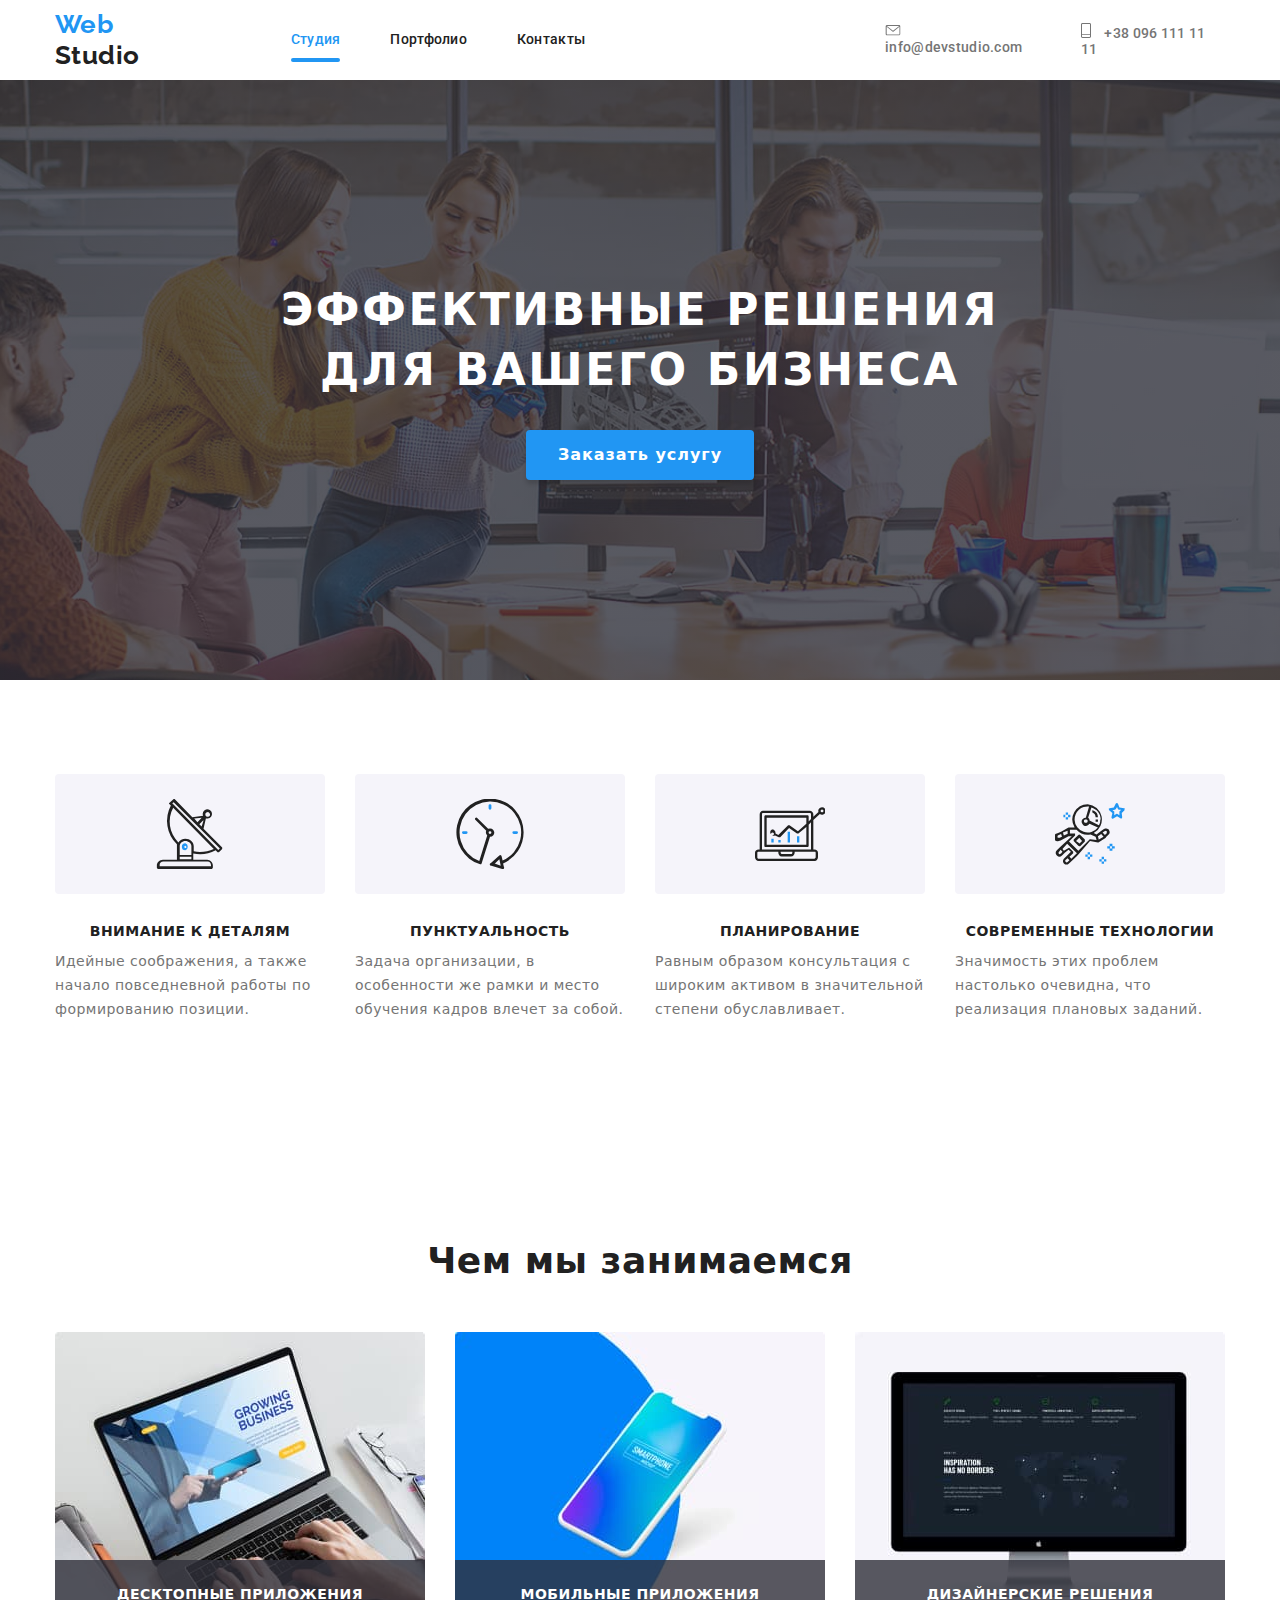
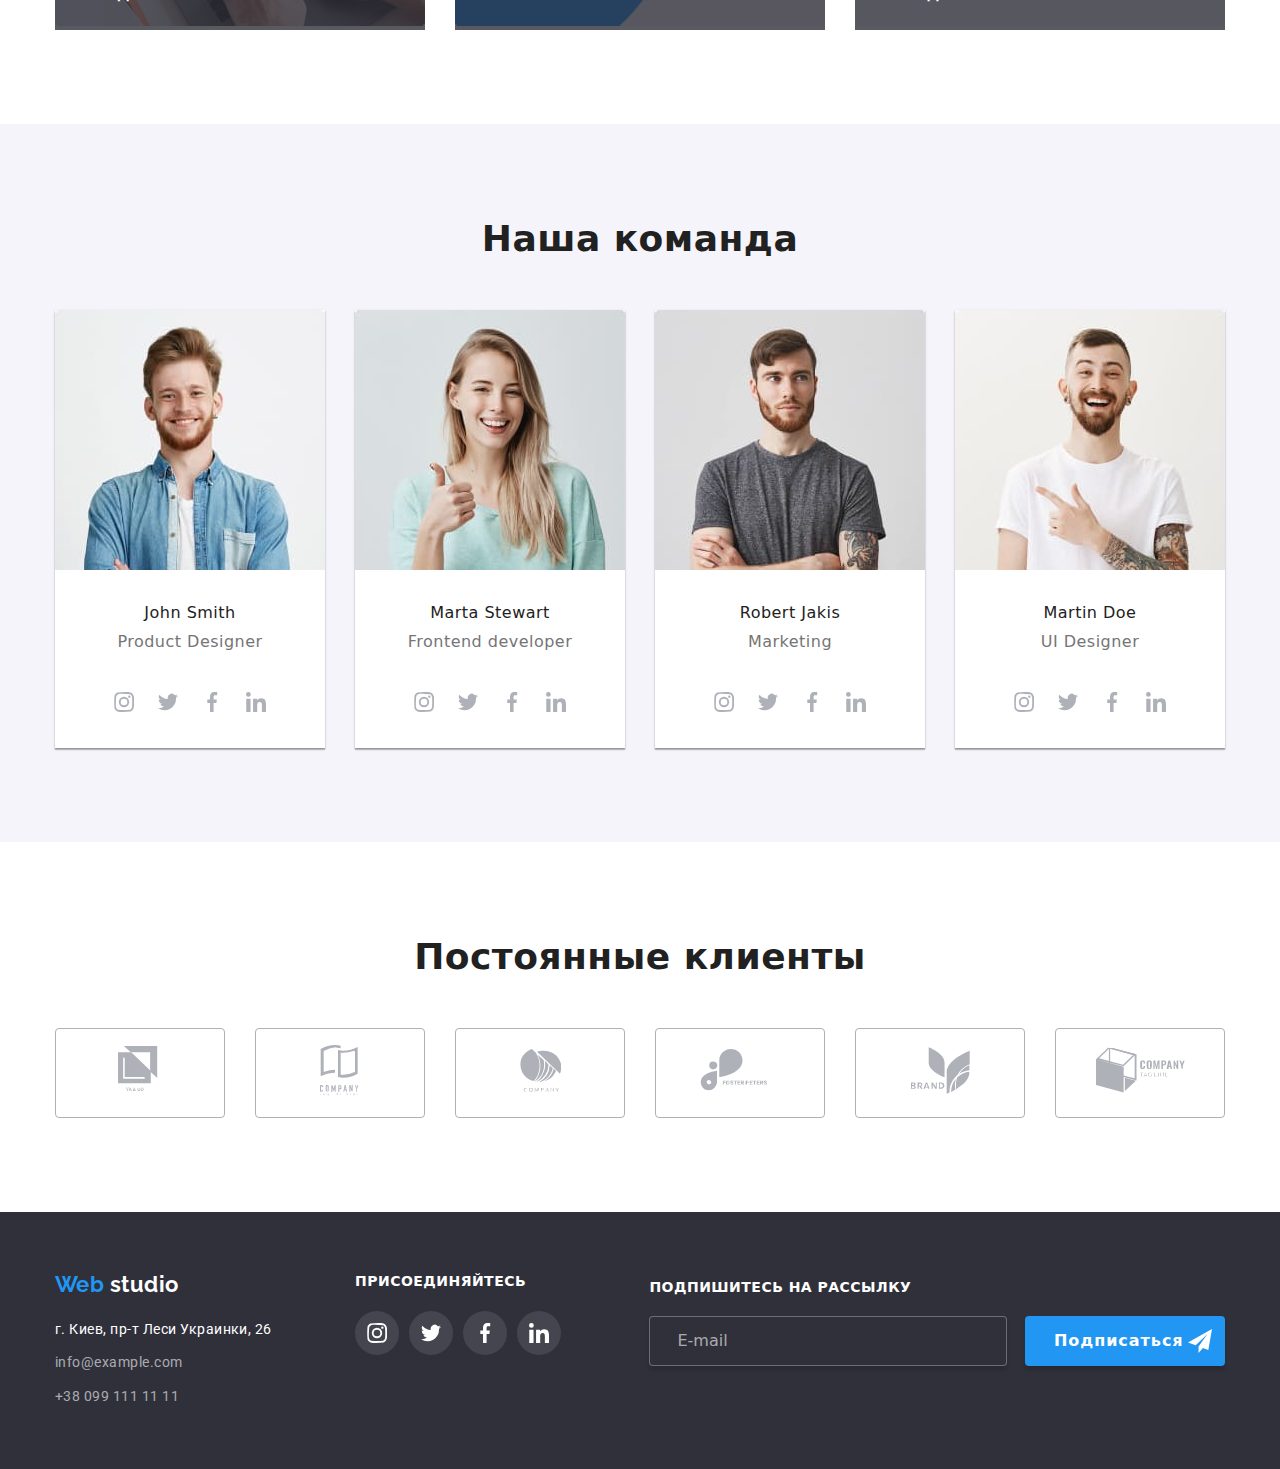
<file: index.html>
<!DOCTYPE html>
<html lang="ru">
  <head>
    <meta charset="UTF-8" />
    <meta name="viewport" content="width=device-width, initial-scale=1.0" />
    <title>Web studio</title>
    <link
      href="https://fonts.googleapis.com/css2?family=Raleway:wght@700&family=Roboto:wght@400;500;700;900&display=swap"
      rel="stylesheet"
    />
    <link rel="stylesheet" href="./css/main.min.css" />
  </head>

  <body class="page">
    <!--Шапка профиля-->
    <header class="header">
      <div class="container main-nav">
        <a href="#" lang="en" class="logo link">
          <span class="logo-text">Web </span>Studio
        </a>

        <button
          type="button"
          class="menu-btn"
          aria-controls="menu-container"
          aria-expanded="false"
          data-menu-button
        >
          <svg
            width="40"
            height="40"
            aria-label="Переключатель мобильного меню"
          >
            <use href="./images/sprite.svg#icon-menu" class="icon-menu"></use>
            <use
              href="./images/sprite.svg#icon-close-mob"
              class="icon-cross"
            ></use>
          </svg>
        </button>

        <div class="menu-container" id="menu-container" data-menu>
          <ul class="site-nav list">
            <li class="nav-item">
              <a href="./index.html" class="link current">Студия</a>
            </li>
            <li class="nav-item">
              <a href="./portfolio.html" class="link">Портфолио</a>
            </li>
            <li class="nav-item">
              <a href="#" class="link">Контакты</a>
            </li>
          </ul>

          <ul class="list flex-contacts">
            <li class="contacts-item">
              <a href="mailto:info@devstudio.com" class="header-link">
                <svg class="icon-contacts" width="16" height="11">
                  <use href="./images/sprite.svg#icon-envelope"></use>
                </svg>
                info@devstudio.com</a
              >
            </li>
            <li class="contacts-item">
              <a href="tel:+380961111111" class="header-link">
                <svg class="icon-contacts" width="10" height="15">
                  <use href="./images/sprite.svg#icon-phone"></use>
                </svg>
                +38 096 111 11 11</a
              >
            </li>
          </ul>
        </div>
      </div>
    </header>

    <!--Главный и основной контент этой страницы-->
    <main>
      <!--Герой страницы-->
      <section class="hero">
        <div class="overlay">
          <h1 class="title">
            эффективные решения <br />
            для вашего бизнеса
          </h1>
          <button type="button" class="hero-button" data-modal-open>
            Заказать услугу
          </button>
        </div>
      </section>
      <!--Наши преимущества-->
      <section class="section features">
        <div class="container-features">
          <h2 class="section-title visually-hidden">Наши преимущества</h2>

          <ul class="features-list">
            <li class="feature-item">
              <div class="feature-icon">
                <svg class="antenna" width="70" height="70">
                  <use href="./images/sprite.svg#icon-antenna"></use>
                </svg>
              </div>
              <h3 class="features-title">Внимание к деталям</h3>
              <p class="features-text">
                Идейные соображения, а также начало повседневной работы по
                формированию позиции.
              </p>
            </li>
            <li class="feature-item">
              <div class="feature-icon">
                <svg class="clock" width="70" height="70">
                  <use href="./images/sprite.svg#icon-clock"></use>
                </svg>
              </div>
              <h3 class="features-title">Пунктуальность</h3>
              <p class="features-text">
                Задача организации, в особенности же рамки и место обучения
                кадров влечет за собой.
              </p>
            </li>
            <li class="feature-item">
              <div class="feature-icon">
                <svg class="computer" width="70" height="70">
                  <use href="./images/sprite.svg#icon-computer"></use>
                </svg>
              </div>
              <h3 class="features-title">Планирование</h3>
              <p class="features-text">
                Равным образом консультация с широким активом в значительной
                степени обуславливает.
              </p>
            </li>
            <li class="feature-item">
              <div class="feature-icon">
                <svg class="astronaut" width="70" height="70">
                  <use href="./images/sprite.svg#icon-astronaut"></use>
                </svg>
              </div>
              <h3 class="features-title">Современные технологии</h3>
              <p class="features-text">
                Значимость этих проблем настолько очевидна, что реализация
                плановых заданий.
              </p>
            </li>
          </ul>
        </div>
      </section>
      <!--Секция о деятельности студии-->
      <section class="section work">
        <div class="container">
          <h2 class="section-title">Чем мы занимаемся</h2>
          <ul class="work-list">
            <li class="work-item laptop-img">
              <img
                src="./images/laptop.jpg"
                srcset="./images/laptop.jpg 1x, ./images/laptop@2x.jpg 2x"
                alt="Ноутбук"
              />
              <h3 class="work-title">Десктопные приложения</h3>
            </li>
            <li class="work-item phone-img">
              <img
                src="./images/smartphone.jpg"
                srcset="
                  ./images/smartphone.jpg    1x,
                  ./images/smartphone@2x.jpg 2x
                "
                alt="Телефон"
              />
              <h3 class="work-title">Мобильные приложения</h3>
            </li>
            <li class="work-item pc-img">
              <img
                src="./images/computer.jpg"
                srcset="./images/computer.jpg 1x, ./images/computer@2x.jpg 2x"
                alt="Компьютер"
              />
              <h3 class="work-title">Дизайнерские решения</h3>
            </li>
          </ul>
        </div>
      </section>
      <!--Секция о сотрудниках студии-->
      <section class="section worker">
        <div class="container">
          <h2 class="section-title">Наша команда</h2>
          <ul class="worker-list">
            <li class="worker-item">
              <img
                src="./images/smith.jpg"
                srcset="./images/smith.jpg 1x, ./images/smith@2x.jpg 2x"
                class="workers"
                alt="Джон Смит"
              />

              <h3 lang="en" class="worker-title">John Smith</h3>
              <p lang="en" class="worker-text">Product Designer</p>

              <ul class="list social-list">
                <li class="social-item">
                  <a href="#" aria-label="Ссылка на Инстаграм" class="link">
                    <svg class="instagram icon-socials" width="20" height="20">
                      <use href="./images/sprite.svg#icon-instagram"></use>
                    </svg>
                  </a>
                </li>
                <li class="social-item">
                  <a href="#" aria-label="Ссылка на Твитер" class="link">
                    <svg class="twitter icon-socials" width="20" height="20">
                      <use href="./images/sprite.svg#icon-twitter"></use>
                    </svg>
                  </a>
                </li>
                <li class="social-item">
                  <a
                    href="#"
                    aria-label="Ссылка на Фейсбук"
                    class="link social-link"
                  >
                    <svg class="facebook icon-socials" width="20" height="20">
                      <use href="./images/sprite.svg#icon-facebook"></use></svg
                  ></a>
                </li>
                <li class="social-item">
                  <a href="#" aria-label="Ссылка на Линкедин" class="link">
                    <svg class="linkedin icon-socials" width="20" height="20">
                      <use href="./images/sprite.svg#icon-linkedin"></use></svg
                  ></a>
                </li>
              </ul>
            </li>
            <li class="worker-item">
              <img
                src="./images/stewart.jpg"
                srcset="./images/stewart.jpg 1x, ./images/stewart@2x.jpg 2x"
                class="workers"
                alt="Марта Стюарт"
              />

              <h3 lang="en" class="worker-title">Marta Stewart</h3>
              <p lang="en" class="worker-text">Frontend developer</p>
              <ul class="list social-list">
                <li class="social-item">
                  <a href="#" aria-label="Ссылка на Инстаграм" class="link">
                    <svg class="instagram icon-socials" width="20" height="20">
                      <use href="./images/sprite.svg#icon-instagram"></use>
                    </svg>
                  </a>
                </li>
                <li class="social-item">
                  <a href="#" aria-label="Ссылка на Твитер" class="link">
                    <svg class="twitter icon-socials" width="20" height="20">
                      <use href="./images/sprite.svg#icon-twitter"></use>
                    </svg>
                  </a>
                </li>
                <li class="social-item">
                  <a href="#" aria-label="Ссылка на Фейсбук" class="link">
                    <svg class="facebook icon-socials" width="20" height="20">
                      <use href="./images/sprite.svg#icon-facebook"></use></svg
                  ></a>
                </li>
                <li class="social-item">
                  <a href="#" aria-label="Ссылка на Линкедин" class="link">
                    <svg class="linkedin icon-socials" width="20" height="20">
                      <use href="./images/sprite.svg#icon-linkedin"></use></svg
                  ></a>
                </li>
              </ul>
            </li>
            <li class="worker-item">
              <img
                src="./images/jakis.jpg"
                srcset="./images/jakis.jpg 1x, ./images/jakis@2x.jpg 2x"
                class="workers"
                alt="Роберт Джакис"
              />

              <h3 lang="en" class="worker-title">Robert Jakis</h3>
              <p lang="en" class="worker-text">Marketing</p>
              <ul class="list social-list">
                <li class="social-item">
                  <a href="#" aria-label="Ссылка на Инстаграм" class="link">
                    <svg class="instagram icon-socials" width="20" height="20">
                      <use href="./images/sprite.svg#icon-instagram"></use>
                    </svg>
                  </a>
                </li>
                <li class="social-item">
                  <a href="#" aria-label="Ссылка на Твитер" class="link">
                    <svg class="twitter icon-socials" width="20" height="20">
                      <use href="./images/sprite.svg#icon-twitter"></use>
                    </svg>
                  </a>
                </li>
                <li class="social-item">
                  <a href="#" aria-label="Ссылка на Фейсбук" class="link">
                    <svg class="facebook icon-socials" width="20" height="20">
                      <use href="./images/sprite.svg#icon-facebook"></use></svg
                  ></a>
                </li>
                <li class="social-item">
                  <a href="#" aria-label="Ссылка на Линкедин" class="link">
                    <svg class="linkedin icon-socials" width="20" height="20">
                      <use href="./images/sprite.svg#icon-linkedin"></use></svg
                  ></a>
                </li>
              </ul>
            </li>
            <li class="worker-item">
              <img
                src="./images/doe.jpg"
                srcset="./images/doe.jpg 1x, ./images/doe@2x.jpg 2x"
                class="workers"
                alt="Мартин Дое"
              />

              <h3 lang="en" class="worker-title">Martin Doe</h3>
              <p lang="en" class="worker-text">UI Designer</p>
              <ul class="list social-list">
                <li class="social-item">
                  <a href="#" aria-label="Ссылка на Инстаграм" class="link">
                    <svg class="instagram icon-socials" width="20" height="20">
                      <use href="./images/sprite.svg#icon-instagram"></use>
                    </svg>
                  </a>
                </li>
                <li class="social-item">
                  <a href="#" aria-label="Ссылка на Твитер" class="link">
                    <svg class="twitter icon-socials" width="20" height="20">
                      <use href="./images/sprite.svg#icon-twitter"></use>
                    </svg>
                  </a>
                </li>
                <li class="social-item">
                  <a href="#" aria-label="Ссылка на Фейсбук" class="link">
                    <svg class="facebook icon-socials" width="20" height="20">
                      <use href="./images/sprite.svg#icon-facebook"></use></svg
                  ></a>
                </li>
                <li class="social-item">
                  <a href="#" aria-label="Ссылка на Линкедин" class="link">
                    <svg class="linkedin icon-socials" width="20" height="20">
                      <use href="./images/sprite.svg#icon-linkedin"></use></svg
                  ></a>
                </li>
              </ul>
            </li>
          </ul>
        </div>
      </section>
      <!--Секция о постоянных клиентах-->
      <section class="section clients">
        <div class="container">
          <h2 class="section-title">Постоянные клиенты</h2>
          <ul class="users list">
            <li class="user-item">
              <a href="#" class="link">
                <svg class="icon-yaco icon" width="45" height="50">
                  <use href="./images/sprite.svg#icon-yaco"></use>
                </svg>
              </a>
            </li>
            <li class="user-item">
              <a href="#" class="link">
                <svg class="icon-tagline icon" width="40" height="52">
                  <use href="./images/sprite.svg#icon-tagline"></use>
                </svg>
              </a>
            </li>
            <li class="user-item company">
              <a href="#" class="link">
                <svg class="icon-company icon" width="41" height="43">
                  <use href="./images/sprite.svg#icon-company"></use>
                </svg>
              </a>
            </li>
            <li class="user-item">
              <a href="#" class="link">
                <svg class="icon-foster icon" width="80" height="42">
                  <use href="./images/sprite.svg#icon-foster"></use>
                </svg>
              </a>
            </li>
            <li class="user-item">
              <a href="#" class="link">
                <svg class="icon-brand icon" width="59" height="47">
                  <use href="./images/sprite.svg#icon-brand"></use>
                </svg>
              </a>
            </li>
            <li class="user-item">
              <a href="#" class="link">
                <svg class="icon-companytag icon" width="89" height="46">
                  <use href="./images/sprite.svg#icon-companytag"></use>
                </svg>
              </a>
            </li>
          </ul>
        </div>
      </section>
    </main>
    <!--Подвал страницы-->
    <footer class="footer-page">
      <div class="container footer">
        <div class="tablet-footer">
          <div class="contacts">
            <a href="#" lang="en" class="footer-logo link">
              <span class="logo-text">Web</span> studio</a
            >
            <address>
              <ul class="list-footer">
                <li class="address-item">
                  <a href="#" class="address link"
                    >г. Киев, пр-т Леси Украинки, 26</a
                  >
                </li>
                <li class="address-item">
                  <a href="mailto:info@example.com" class="address-link link">
                    info@example.com</a
                  >
                </li>
                <li class="address-item">
                  <a href="tel:380991111111" class="address-link link"
                    >+38 099 111 11 11</a
                  >
                </li>
              </ul>
            </address>
          </div>
          <div class="socials">
            <b class="join">Присоединяйтесь</b>
            <ul class="list social-list footer">
              <li class="social-item footer">
                <a
                  href="#"
                  aria-label="Ссылка на Инстаграм"
                  class="social-link"
                >
                  <svg class="instagram icon-footer" width="20" height="20">
                    <use href="./images/sprite.svg#icon-instagram"></use>
                  </svg>
                </a>
              </li>
              <li class="social-item footer">
                <a href="#" aria-label="Ссылка на Твитер" class="social-link">
                  <svg class="twitter icon-footer" width="20" height="20">
                    <use href="./images/sprite.svg#icon-twitter"></use>
                  </svg>
                </a>
              </li>
              <li class="social-item footer">
                <a href="#" aria-label="Ссылка на Фейсбук" class="social-link">
                  <svg class="facebook icon-footer" width="20" height="20">
                    <use href="./images/sprite.svg#icon-facebook"></use></svg
                ></a>
              </li>
              <li class="social-item footer">
                <a href="#" aria-label="Ссылка на Линкедин" class="social-link">
                  <svg class="linkedin icon-footer" width="20" height="20">
                    <use href="./images/sprite.svg#icon-linkedin"></use></svg
                ></a>
              </li>
            </ul>
          </div>
        </div>
        <div class="join-form">
          <b class="join">Подпишитесь на рассылку</b>
          <form action="#" class="form-footer">
            <input
              type="email"
              name="email"
              placeholder="E-mail"
              class="form-input"
            />
            <button type="submit" class="submit-btn">
              Подписаться
              <svg class="icon-send" width="24" height="24">
                <use href="./images/sprite.svg#icon-send"></use>
              </svg>
            </button>
          </form>
        </div>
      </div>
      <!-- <p class="copyright container">2020 | Developed by GoIT Students</p> -->
    </footer>
    <div class="backdrop is-hidden" data-modal>
      <div class="modal">
        <form class="form" autocomplete="off">
          <b class="form-title">Оставьте свои данные, мы вам перезвоним</b>

          <div class="form-field">
            <input
              id="person"
              type="text"
              class="modal-input"
              name="name"
              placeholder=" "
            />
            <label for="person" class="form-label"> Имя</label>
            <svg class="icon-modal" width="18" height="18">
              <use href="./images/sprite.svg#icon-person"></use>
            </svg>
          </div>
          <div class="form-field">
            <input
              id="phone"
              type="text"
              class="modal-input"
              name="phone"
              placeholder=" "
            />
            <label for="phone" class="form-label"> Телефон</label>
            <svg class="icon-modal" width="18" height="18">
              <use href="./images/sprite.svg#icon-phone-black"></use>
            </svg>
          </div>
          <div class="form-field">
            <input
              id="email"
              type="text"
              class="modal-input tel"
              name="email"
              placeholder=" "
            />
            <label for="email" class="form-label"> Почта</label>
            <svg class="icon-modal" width="18" height="18">
              <use href="./images/sprite.svg#icon-email-black"></use>
            </svg>
          </div>
          <div class="form-field coments">
            <textarea
              name="coment"
              id="textarea"
              rows="5"
              class="textarea"
              placeholder="  "
            ></textarea>
            <label for="textarea" class="textarea-label"> Комментарий</label>
          </div>

          <div class="terms-field">
            <label class="label-checkbox">
              <input type="checkbox" name="checkbox" class="input-checkbox" />
              <span class="icon-checkbox"></span>
              Соглашаюсь с рассылкой и принимаю

              <a href="#" class="link terms">Условия договора</a>
            </label>
          </div>
          <button type="submit" class="button-submit">Отправить</button>
        </form>
        <button data-modal-close class="modal-btn">
          <svg class="icon-close" width="18" height="18">
            <use href="./images/sprite.svg#icon-close"></use>
          </svg>
        </button>
      </div>
    </div>
    <script src="./js/modal.js"></script>
    <script src="./js/menu.js"></script>
  </body>
</html>
</file>
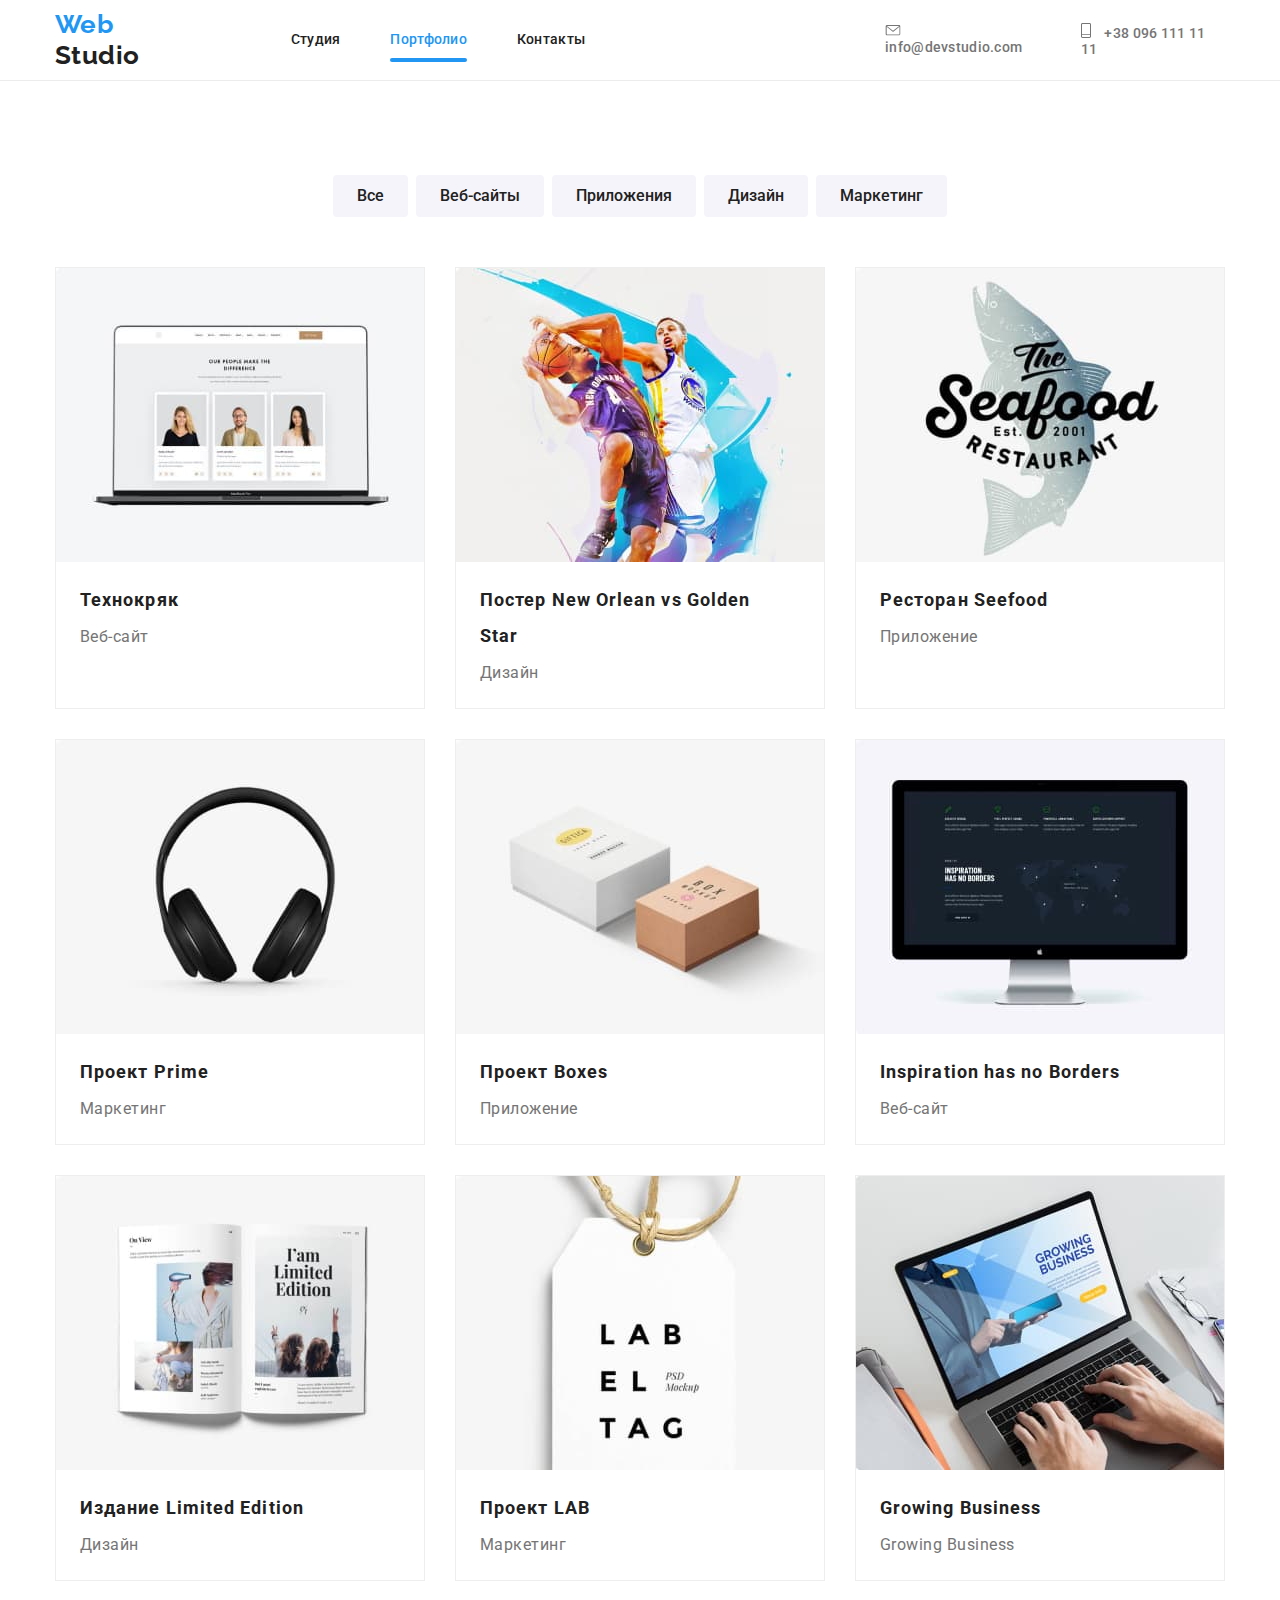
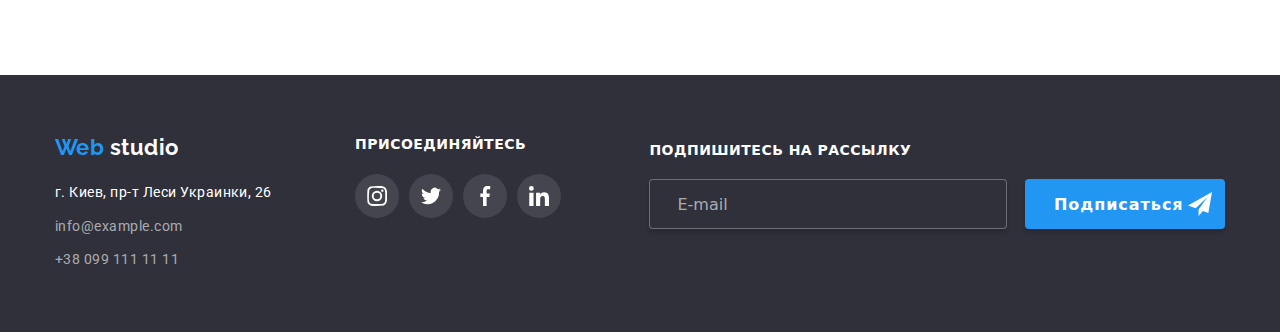
<file: portfolio.html>
<!DOCTYPE html>
<html lang="ru">
  <head>
    <meta charset="UTF-8" />
    <meta name="viewport" content="width=device-width, initial-scale=1.0" />
    <title>Web studio</title>
    <link
      href="https://fonts.googleapis.com/css2?family=Raleway:wght@700&family=Roboto:wght@400;500;700;900&display=swap"
      rel="stylesheet"
    />
    <link rel="stylesheet" href="./css/portfolio.min.css" />
  </head>

  <body class="page">
    <!--Шапка профиля-->
    <header class="header">
      <div class="container main-nav">
        <a href="#" lang="en" class="logo link">
          <span class="logo-text">Web </span>Studio
        </a>

        <button
          type="button"
          class="menu-btn"
          aria-controls="menu-container"
          aria-expanded="false"
          data-menu-button
        >
          <svg
            width="40"
            height="40"
            aria-label="Переключатель мобильного меню"
          >
            <use href="./images/sprite.svg#icon-menu" class="icon-menu"></use>
            <use
              href="./images/sprite.svg#icon-close-mob"
              class="icon-cross"
            ></use>
          </svg>
        </button>
        <div class="menu-container" id="menu-container" data-menu>
          <ul class="site-nav list">
            <li class="nav-item">
              <a href="./index.html" class="link">Студия</a>
            </li>
            <li class="nav-item">
              <a href="./portfolio.html" class="link current">Портфолио</a>
            </li>
            <li class="nav-item">
              <a href="#" class="link">Контакты</a>
            </li>
          </ul>

          <ul class="list flex-contacts">
            <li class="contacts-item">
              <a href="mailto:info@devstudio.com" class="header-link">
                <svg class="icon-contacts" width="16" height="11">
                  <use href="./images/sprite.svg#icon-envelope"></use>
                </svg>
                info@devstudio.com</a
              >
            </li>
            <li class="contacts-item">
              <a href="tel:+380961111111" class="header-link">
                <svg class="icon-contacts" width="10" height="15">
                  <use href="./images/sprite.svg#icon-phone"></use>
                </svg>
                +38 096 111 11 11</a
              >
            </li>
          </ul>
        </div>
      </div>
    </header>
    <!-- Примеры работ -->
    <section class="section projects">
      <div class="container">
        <h1 class="section-title visually-hidden">Примеры работ</h1>
        <!-- Навигация нашей секции -->
        <nav class="btn">
          <ul class="list button-list">
            <li class="btn-item">
              <button type="button" class="button">Все</button>
            </li>
            <li class="btn-item">
              <button type="button" class="button">Веб-сайты</button>
            </li>
            <li class="btn-item">
              <button type="button" class="button">Приложения</button>
            </li>
            <li class="btn-item">
              <button type="button" class="button">Дизайн</button>
            </li>
            <li class="btn-item">
              <button type="button" class="button">Маркетинг</button>
            </li>
          </ul>
        </nav>
        <!-- Примеры работ -->
        <ul class="example list">
          <li class="example-item techno-example">
            <a href="#" class="link">
              <div class="content-img">
                <img
                  src="./images/techno.jpg"
                  srcset="./images/techno.jpg 1x, ./images/techno@2x.jpg 2x"
                  alt="Веб страница"
                  class="portfolio-link"
                />
                <p class="content-text">
                  Технокряк это современная площадка распространения
                  коронавируса. Компании используют эту платформу для цифрового
                  шпионажа и атак на защищённые сервера конкурентов.
                </p>
              </div>
              <div class="examples">
                <h2 class="example-title">Технокряк</h2>
                <p class="example-text">Веб-сайт</p>
              </div>
            </a>
          </li>
          <li class="example-item neworlean-example">
            <a href="#" class="link">
              <div class="content-img">
                <img
                  src="./images/neworlean.jpg"
                  srcset="
                    ./images/neworlean.jpg    1x,
                    ./images/neworlean@2x.jpg 2x
                  "
                  alt="Постер с баскетболистами"
                  class="portfolio-link"
                />
                <p class="content-text">
                  Технокряк это современная площадка распространения
                  коронавируса. Компании используют эту платформу для цифрового
                  шпионажа и атак на защищённые сервера конкурентов.
                </p>
              </div>
              <div class="examples">
                <h2 class="example-title">
                  Постер New Orlean vs Golden Star
                </h2>
                <p class="example-text">Дизайн</p>
              </div>
            </a>
          </li>
          <li class="example-item seafood-example">
            <a href="#" class="link">
              <div class="content-img">
                <img
                  src="./images/seafood.jpg"
                  srcset="./images/seafood.jpg 1x, ./images/seafood@2x.jpg 2x"
                  alt="Постер с баскетболистами"
                  class="portfolio-link"
                />
                <p class="content-text">
                  Технокряк это современная площадка распространения
                  коронавируса. Компании используют эту платформу для цифрового
                  шпионажа и атак на защищённые сервера конкурентов.
                </p>
              </div>
              <div class="examples">
                <h2 class="example-title">Ресторан Seefood</h2>
                <p class="example-text">Приложение</p>
              </div>
            </a>
          </li>
          <li class="example-item prime-example">
            <a href="#" class="link">
              <div class="content-img">
                <img
                  src="./images/prime.jpg"
                  srcset="./images/prime.jpg 1x, ./images/prime@2x.jpg 2x"
                  alt="Наушники"
                  class="portfolio-link"
                />
                <p class="content-text">
                  Технокряк это современная площадка распространения
                  коронавируса. Компании используют эту платформу для цифрового
                  шпионажа и атак на защищённые сервера конкурентов.
                </p>
              </div>
              <div class="examples">
                <h2 class="example-title">Проект Prime</h2>
                <p class="example-text">Маркетинг</p>
              </div>
            </a>
          </li>
          <li class="example-item boxes-example">
            <a href="#" class="link">
              <div class="content-img">
                <img
                  src="./images/boxes.jpg"
                  srcset="./images/boxes.jpg 1x, ./images/boxes@2x.jpg 2x"
                  alt="Фото коробок"
                  class="portfolio-link"
                />
                <p class="content-text">
                  Технокряк это современная площадка распространения
                  коронавируса. Компании используют эту платформу для цифрового
                  шпионажа и атак на защищённые сервера конкурентов.
                </p>
              </div>
              <div class="examples">
                <h2 class="example-title">Проект Boxes</h2>
                <p class="example-text">Приложение</p>
              </div>
            </a>
          </li>
          <li class="example-item computer-example">
            <a href="#" class="link">
              <div class="content-img">
                <img
                  src="./images/computer.jpg"
                  srcset="./images/computer.jpg 1x, ./images/computer@2x.jpg 2x"
                  alt="Компьютер"
                  class="portfolio-link"
                />
                <p class="content-text">
                  Технокряк это современная площадка распространения
                  коронавируса. Компании используют эту платформу для цифрового
                  шпионажа и атак на защищённые сервера конкурентов.
                </p>
              </div>
              <div class="examples">
                <h2 class="example-title">Inspiration has no Borders</h2>
                <p class="example-text">Веб-сайт</p>
              </div>
            </a>
          </li>
          <li class="example-item limited-example">
            <a href="#" class="link">
              <div class="content-img">
                <img
                  src="./images/limited.jpg"
                  srcset="./images/limited.jpg 1x, ./images/limited@2x.jpg 2x"
                  alt="Журнал"
                  class="portfolio-link"
                />
                <p class="content-text">
                  Технокряк это современная площадка распространения
                  коронавируса. Компании используют эту платформу для цифрового
                  шпионажа и атак на защищённые сервера конкурентов.
                </p>
              </div>
              <div class="examples">
                <h2 class="example-title">Издание Limited Edition</h2>
                <p class="example-text">Дизайн</p>
              </div>
            </a>
          </li>
          <li class="example-item lab-example">
            <a href="#" class="link">
              <div class="content-img">
                <img
                  src="./images/lab.jpg"
                  srcset="./images/lab.jpg 1x, ./images/lab@2x.jpg 2x"
                  alt="Брелок"
                  class="portfolio-link"
                />
                <p class="content-text">
                  Технокряк это современная площадка распространения
                  коронавируса. Компании используют эту платформу для цифрового
                  шпионажа и атак на защищённые сервера конкурентов.
                </p>
              </div>
              <div class="examples">
                <h2 class="example-title">Проект LAB</h2>
                <p class="example-text">Маркетинг</p>
              </div>
            </a>
          </li>
          <li class="example-item laptop-example">
            <a href="#" class="link">
              <div class="content-img">
                <img
                  src="./images/laptop.jpg"
                  srcset="./images/laptop.jpg 1x, ./images/laptop@2x.jpg 2x"
                  alt="Ноутбук"
                  class="portfolio-link"
                />
                <p class="content-text">
                  Технокряк это современная площадка распространения
                  коронавируса. Компании используют эту платформу для цифрового
                  шпионажа и атак на защищённые сервера конкурентов.
                </p>
              </div>
              <div class="examples">
                <h2 class="example-title">Growing Business</h2>
                <p class="example-text">Growing Business</p>
              </div>
            </a>
          </li>
        </ul>
      </div>
    </section>
    <!--Подвал страницы-->
    <footer class="footer-page">
      <div class="container footer">
        <div class="tablet-footer">
          <div class="contacts">
            <a href="#" lang="en" class="footer-logo link">
              <span class="logo-text">Web</span> studio</a
            >
            <address>
              <ul class="list-footer">
                <li class="address-item">
                  <a href="#" class="address link"
                    >г. Киев, пр-т Леси Украинки, 26</a
                  >
                </li>
                <li class="address-item">
                  <a href="mailto:info@example.com" class="address-link link">
                    info@example.com</a
                  >
                </li>
                <li class="address-item">
                  <a href="tel:380991111111" class="address-link link"
                    >+38 099 111 11 11</a
                  >
                </li>
              </ul>
            </address>
          </div>
          <div class="socials">
            <b class="join">Присоединяйтесь</b>
            <ul class="list social-list footer">
              <li class="social-item footer">
                <a
                  href="#"
                  aria-label="Ссылка на Инстаграм"
                  class="social-link"
                >
                  <svg class="instagram icon-footer" width="20" height="20">
                    <use href="./images/sprite.svg#icon-instagram"></use>
                  </svg>
                </a>
              </li>
              <li class="social-item footer">
                <a href="#" aria-label="Ссылка на Твитер" class="social-link">
                  <svg class="twitter icon-footer" width="20" height="20">
                    <use href="./images/sprite.svg#icon-twitter"></use>
                  </svg>
                </a>
              </li>
              <li class="social-item footer">
                <a href="#" aria-label="Ссылка на Фейсбук" class="social-link">
                  <svg class="facebook icon-footer" width="20" height="20">
                    <use href="./images/sprite.svg#icon-facebook"></use></svg
                ></a>
              </li>
              <li class="social-item footer">
                <a href="#" aria-label="Ссылка на Линкедин" class="social-link">
                  <svg class="linkedin icon-footer" width="20" height="20">
                    <use href="./images/sprite.svg#icon-linkedin"></use></svg
                ></a>
              </li>
            </ul>
          </div>
        </div>
        <div class="join-form">
          <b class="join">Подпишитесь на рассылку</b>
          <form action="#" class="form-footer">
            <input
              type="email"
              name="email"
              placeholder="E-mail"
              class="form-input"
            />
            <button type="submit" class="submit-btn">
              Подписаться
              <svg class="icon-send" width="24" height="24">
                <use href="./images/sprite.svg#icon-send"></use>
              </svg>
            </button>
          </form>
        </div>
      </div>
      <!-- <p class="copyright container">2020 | Developed by GoIT Students</p> -->
    </footer>
    <script src="./js/menu.js"></script>
  </body>
</html>
</file>
<file: css/main.min.css>
body{margin:0;font-family:roboto, sans-serif;letter-spacing:0.03em;color:#212121;background-color:#fff}.site-nav .link,.header-link,.logo,.social-item>.link,.footer-logo,.address,.address-link,.social-item.footer,.social-item.footer .social-link{display:block;font-family:roboto,sans-serif;text-decoration:none;cursor:pointer}.site-nav,.flex-contacts,.features-list,.work-list,.worker-list,.social-list,.users,.list-footer,.social-list.footer{padding-left:0;margin-top:0;margin-bottom:0;list-style:none}.features,.work,.worker,.clients,.footer-page{padding-top:94px;padding-bottom:94px}.main-nav,.overlay,.container,.footer{width:1200px;padding-left:15px;padding-right:15px;margin-right:auto;margin-left:auto}.section-title.visually-hidden{position:absolute;width:1px;height:1px;margin:-1px;border:0px;padding:0px;clip:rect(0 0 0 0);overflow:hidden}/*! modern-normalize v0.6.0 | MIT License | https://github.com/sindresorhus/modern-normalize */*,*::before,*::after{-webkit-box-sizing:border-box;box-sizing:border-box}:root{-moz-tab-size:4;-o-tab-size:4;tab-size:4}html{line-height:1.15;-webkit-text-size-adjust:100%}body{margin:0}body{font-family:system-ui,-apple-system,"Segoe UI",Roboto,Helvetica,Arial,sans-serif,"Apple Color Emoji","Segoe UI Emoji"}hr{height:0}abbr[title]{-webkit-text-decoration:underline dotted;text-decoration:underline dotted}b,strong{font-weight:bolder}code,kbd,samp,pre{font-family:SFMono-Regular, Consolas, "Liberation Mono", Menlo, monospace;font-size:1em}small{font-size:80%}sub,sup{font-size:75%;line-height:0;position:relative;vertical-align:baseline}sub{bottom:-0.25em}sup{top:-0.5em}button,input,optgroup,select,textarea{font-family:inherit;font-size:100%;line-height:1.15;margin:0}button,select{text-transform:none}button,[type="button"],[type="reset"],[type="submit"]{-webkit-appearance:button}button::-moz-focus-inner,[type="button"]::-moz-focus-inner,[type="reset"]::-moz-focus-inner,[type="submit"]::-moz-focus-inner{border-style:none;padding:0}button:-moz-focusring,[type="button"]:-moz-focusring,[type="reset"]:-moz-focusring,[type="submit"]:-moz-focusring{outline:1px dotted ButtonText}fieldset{padding:0.35em 0.75em 0.625em}legend{padding:0}progress{vertical-align:baseline}[type="number"]::-webkit-inner-spin-button,[type="number"]::-webkit-outer-spin-button{height:auto}[type="search"]{-webkit-appearance:textfield;outline-offset:-2px}[type="search"]::-webkit-search-decoration{-webkit-appearance:none}::-webkit-file-upload-button{-webkit-appearance:button;font:inherit}summary{display:list-item}body.modal-open{overflow:hidden}@media screen and (max-width: 767px){.main-nav{max-width:480px;height:60px;display:-webkit-box;display:-ms-flexbox;display:flex;-webkit-box-pack:justify;-ms-flex-pack:justify;justify-content:space-between;-webkit-box-align:center;-ms-flex-align:center;align-items:center}}@media screen and (min-width: 768px){.main-nav{width:768px;height:80px;display:-webkit-box;display:-ms-flexbox;display:flex;-webkit-box-pack:justify;-ms-flex-pack:justify;justify-content:space-between;-webkit-box-align:center;-ms-flex-align:center;align-items:center}}@media screen and (min-width: 1200px){.main-nav{width:1200px;-webkit-box-align:center;-ms-flex-align:center;align-items:center}}.header{position:relative}.site-nav{text-align:center}@media screen and (min-width: 768px){.site-nav{display:-webkit-box;display:-ms-flexbox;display:flex}}.site-nav .link{display:inline-block;padding-top:10px;padding-bottom:10px;font-family:roboto,sans-serif;color:#212121;font-weight:500;font-size:14px;line-height:1.14;letter-spacing:0.02em;-webkit-transition:color 250ms cubic-bezier(0.4, 0, 0.2, 1);transition:color 250ms cubic-bezier(0.4, 0, 0.2, 1)}@media screen and (max-width: 767px){.site-nav .link{font-size:18px;line-height:1.16;text-align:center}}.site-nav .link:hover,.site-nav .link:focus{color:#2196f3}.site-nav .link.current{position:relative;color:#2196f3}.nav-item .current::after{content:"";position:absolute;display:block;background-color:#2196f3;top:100%;left:0;width:100%;height:4px;border-radius:2px}@media screen and (max-width: 767px){.nav-item{margin-bottom:40px}.nav-item:first-child{margin-top:60px}.nav-item:last-child{margin-bottom:60px}}@media screen and (min-width: 768px){.nav-item{margin-right:50px}.nav-item:last-child{margin-right:0}}.flex-contacts{text-align:center}@media screen and (min-width: 768px){.flex-contacts{margin-left:80px}}@media screen and (min-width: 1200px){.flex-contacts{display:-webkit-box;display:-ms-flexbox;display:flex;margin-left:300px}}.contacts-item{-webkit-transition:color 250ms cubic-bezier(0.4, 0, 0.2, 1),fill 250ms cubic-bezier(0.4, 0, 0.2, 1);transition:color 250ms cubic-bezier(0.4, 0, 0.2, 1),fill 250ms cubic-bezier(0.4, 0, 0.2, 1)}@media screen and (max-width: 767px){.contacts-item{margin-bottom:20px}.contacts-item:last-child{margin-bottom:60px}}@media screen and (min-width: 768px){.contacts-item{text-align:left}}@media screen and (min-width: 1200px){.contacts-item{margin-right:30px}.contacts-item:last-child{margin-right:0}}.contacts-item:hover,.contacts-item:focus{color:#2196f3;fill:#2196f3}.header-link{font-weight:500;letter-spacing:0.02em;color:#757575}@media screen and (max-width: 767px){.header-link{font-size:18px;line-height:1.16}}@media screen and (max-width: 1199px){.header-link{font-size:12px;line-height:1.16}}@media screen and (min-width: 1200px){.header-link{font-size:14px;line-height:1.16}}.header-link:hover,.header-link:focus{color:#2196f3}.icon-contacts{margin-right:10px;fill:#757575}.contacts-item:hover .icon-contacts,.contacts-item:focus .icon-contacts{fill:#2196f3}.logo{font-family:raleway, sans-serif;color:#212121;font-weight:700;font-size:26px;line-height:1.19;-webkit-transition:color 250ms cubic-bezier(0.4, 0, 0.2, 1);transition:color 250ms cubic-bezier(0.4, 0, 0.2, 1)}.logo:focus,.logo:hover{color:#2196f3}@media screen and (max-width: 767px){.logo{font-size:24px;line-height:1.16}}@media screen and (min-width: 768px){.logo{margin-right:10px}}@media screen and (min-width: 1200px){.logo{margin-right:0}}.logo-text{color:#2196f3}.menu-btn{display:-webkit-inline-box;display:-ms-inline-flexbox;display:inline-flex;margin:0;padding:0;border:none;background-color:transparent;color:#212121;margin-left:auto;cursor:pointer;-webkit-transition:fill 250ms cubic-bezier(0.4, 0, 0.2, 1);transition:fill 250ms cubic-bezier(0.4, 0, 0.2, 1)}.menu-btn:hover,.menu-btn:focus{fill:#2196f3}@media screen and (min-width: 768px){.menu-btn{display:none}}.menu-btn .icon-cross{display:none}.menu-btn.is-open .icon-cross{display:block}.menu-btn.menu-btn.is-open .icon-menu{display:none}.menu-container{background-color:#fff}@media screen and (max-width: 767px){.menu-container{display:none;position:absolute;z-index:9;top:100%;left:0;width:100%;border-top:1px solid #ececec}}@media screen and (min-width: 768px){.menu-container{display:-webkit-box;display:-ms-flexbox;display:flex;-webkit-box-pack:center;-ms-flex-pack:center;justify-content:center;-webkit-box-align:center;-ms-flex-align:center;align-items:center}}@media screen and (min-width: 1200px){.menu-container{margin-left:86px}}.menu-container.is-open{display:block}.hero{text-align:center;background-color:#fff;background-image:-webkit-gradient(linear, left top, left bottom, from(rgba(47,48,58,0.8)), to(rgba(47,48,58,0.8))),url(../images/hero.jpg);background-image:linear-gradient(rgba(47,48,58,0.8), rgba(47,48,58,0.8)),url(../images/hero.jpg);background-position:center;margin-right:auto;margin-left:auto;background-repeat:no-repeat;background-size:cover}@media screen and (max-width: 767px), screen and (min-device-pixel-ratio: 2), screen and (-webkit-min-device-pixel-ratio: 2), screen and (min-resolution: 192dpi), screen and (min-resolution: 2dppx){.hero{height:400px;background-image:-webkit-gradient(linear, left top, left bottom, from(rgba(47,48,58,0.8)), to(rgba(47,48,58,0.8))),url(../images/hero-480@2x.jpg);background-image:linear-gradient(rgba(47,48,58,0.8), rgba(47,48,58,0.8)),url(../images/hero-480@2x.jpg)}}@media screen and (min-width: 768px), screen and (min-device-pixel-ratio: 2), screen and (-webkit-min-device-pixel-ratio: 2), screen and (min-resolution: 192dpi), screen and (min-resolution: 2dppx){.hero{height:400px;background-image:-webkit-gradient(linear, left top, left bottom, from(rgba(47,48,58,0.8)), to(rgba(47,48,58,0.8))),url(../images/hero-768@2x.jpg);background-image:linear-gradient(rgba(47,48,58,0.8), rgba(47,48,58,0.8)),url(../images/hero-768@2x.jpg)}}@media screen and (min-width: 1200px), screen and (min-device-pixel-ratio: 2), screen and (-webkit-min-device-pixel-ratio: 2), screen and (min-resolution: 192dpi), screen and (min-resolution: 2dppx){.hero{max-width:1600px;background-image:-webkit-gradient(linear, left top, left bottom, from(rgba(47,48,58,0.8)), to(rgba(47,48,58,0.8))),url(../images/hero@2x.jpg);background-image:linear-gradient(rgba(47,48,58,0.8), rgba(47,48,58,0.8)),url(../images/hero@2x.jpg)}}@media screen and (min-width: 1200px){.hero{height:600px}}.overlay{display:-webkit-box;display:-ms-flexbox;display:flex;-webkit-box-orient:vertical;-webkit-box-direction:normal;-ms-flex-direction:column;flex-direction:column;-webkit-box-pack:center;-ms-flex-pack:center;justify-content:center;-webkit-box-align:center;-ms-flex-align:center;align-items:center}@media screen and (max-width: 767px){.overlay{width:480px;padding-left:15px;padding-right:15px}}@media screen and (min-width: 768px){.overlay{width:768px;padding-left:15px;padding-right:15px}}@media screen and (min-width: 1200px){.overlay{width:1200px;padding-left:15px;padding-right:15px}}.hero .title{margin-top:0;margin-bottom:30px;font-weight:900;letter-spacing:0.06em;text-transform:uppercase;color:#fff}@media screen and (max-width: 1199px){.hero .title{font-size:26px;line-height:1.61;padding-top:118px}}@media screen and (min-width: 1200px){.hero .title{font-size:44px;line-height:1.36;padding-top:200px}}.hero-button{display:inline-block;padding:10px 32px;border-radius:4px;min-width:200px;height:50px;cursor:pointer;border:#2196f3;font-weight:700;font-size:16px;line-height:1.87;letter-spacing:0.06em;color:#fff;background-color:#2196f3;-webkit-box-shadow:0px 4px 4px rgba(0,0,0,0.15);box-shadow:0px 4px 4px rgba(0,0,0,0.15)}.backdrop{position:fixed;top:0;left:0;width:100%;height:100%;visibility:visible;opacity:1;background:rgba(0,0,0,0.2);-webkit-transition:opacity 250ms cubic-bezier(0.4, 0, 0.2, 1);transition:opacity 250ms cubic-bezier(0.4, 0, 0.2, 1);overflow-y:scroll}.backdrop.is-hidden{opacity:0;pointer-events:none}.modal{width:450px;height:609px;position:absolute;top:50%;left:50%;-webkit-transform:translate(-50%, -50%) scale(1);transform:translate(-50%, -50%) scale(1);background:#fff;-webkit-box-shadow:0px 2px 1px rgba(0,0,0,0.2),0px 1px 1px rgba(0,0,0,0.14),0px 1px 3px rgba(0,0,0,0.12);box-shadow:0px 2px 1px rgba(0,0,0,0.2),0px 1px 1px rgba(0,0,0,0.14),0px 1px 3px rgba(0,0,0,0.12);border-radius:4px;-webkit-transition:-webkit-transform 250ms cubic-bezier(0.4, 0, 0.2, 1);transition:-webkit-transform 250ms cubic-bezier(0.4, 0, 0.2, 1);transition:transform 250ms cubic-bezier(0.4, 0, 0.2, 1);transition:transform 250ms cubic-bezier(0.4, 0, 0.2, 1), -webkit-transform 250ms cubic-bezier(0.4, 0, 0.2, 1)}@media screen and (min-width: 1200px){.modal{width:528px;height:581px}}.is-hidden .modal{-webkit-transform:translate(-50%, -50%) scale(0.7);transform:translate(-50%, -50%) scale(0.7)}.modal-btn{position:absolute;top:8px;right:8px;width:30px;height:30px;padding:0;border:1px solid rgba(0,0,0,0.1);border-radius:50%;background-color:#fff;cursor:pointer}.icon-close{position:absolute;top:50%;left:50%;-webkit-transform:translate(-50%, -50%);transform:translate(-50%, -50%);-webkit-transition:fill 250ms cubic-bezier(0.4, 0, 0.2, 1);transition:fill 250ms cubic-bezier(0.4, 0, 0.2, 1)}.modal-btn:hover .icon-close,.modal-btn:focus .icon-close{fill:#2196f3}@media screen and (max-width: 1199px){.form{width:100%;height:609px}}@media screen and (min-width: 1200px){.form{width:100%;height:581px}}.form-title{display:block;margin-top:40px;margin-bottom:30px;text-align:center;font-weight:700;font-size:20px;line-height:1.15}@media screen and (max-width: 1199px){.form-title{margin-right:40px;margin-left:40px}}.form-field{position:relative;margin-top:0;margin-right:40px;margin-left:40px;margin-bottom:28px}.form-field.terms{display:-webkit-box;display:-ms-flexbox;display:flex}.modal-input{display:block;width:100%;height:40px;padding:0 0 0 42px;cursor:pointer;border:1px solid rgba(33,33,33,0.2);border-radius:4px;-webkit-transition:border-color 250ms cubic-bezier(0.4, 0, 0.2, 1);transition:border-color 250ms cubic-bezier(0.4, 0, 0.2, 1)}.modal-input:focus,.modal-input:not(:placeholder-shown){border-color:#2196f3;outline:none}.form-label{position:absolute;top:50%;-webkit-transform:translateY(-50%);transform:translateY(-50%);left:42px;font-size:14px;line-height:1.14;letter-spacing:0.01em;color:#757575;-webkit-transition:color 250ms cubic-bezier(0.4, 0, 0.2, 1),-webkit-transform 250ms cubic-bezier(0.4, 0, 0.2, 1);transition:color 250ms cubic-bezier(0.4, 0, 0.2, 1),-webkit-transform 250ms cubic-bezier(0.4, 0, 0.2, 1);transition:transform 250ms cubic-bezier(0.4, 0, 0.2, 1),color 250ms cubic-bezier(0.4, 0, 0.2, 1);transition:transform 250ms cubic-bezier(0.4, 0, 0.2, 1),color 250ms cubic-bezier(0.4, 0, 0.2, 1),-webkit-transform 250ms cubic-bezier(0.4, 0, 0.2, 1)}.modal-input:focus+.form-label,.modal-input:not(:placeholder-shown)+.form-label{-webkit-transform:translate(-23px, -40px);transform:translate(-23px, -40px);color:#2196f3}.textarea{width:100%;height:117px;resize:none;padding:12px 0 0 16px;cursor:pointer;white-space:nowrap;border:1px solid rgba(33,33,33,0.2);border-radius:4px;-webkit-transition:border-color 250ms cubic-bezier(0.4, 0, 0.2, 1);transition:border-color 250ms cubic-bezier(0.4, 0, 0.2, 1)}.textarea:focus,.textarea:not(:placeholder-shown){border-color:#2196f3;outline:none}.textarea-label{position:absolute;top:12px;left:16px;font-size:14px;line-height:1.14;letter-spacing:0.01em;color:#757575;-webkit-transition:color 250ms cubic-bezier(0.4, 0, 0.2, 1),-webkit-transform 250ms cubic-bezier(0.4, 0, 0.2, 1);transition:color 250ms cubic-bezier(0.4, 0, 0.2, 1),-webkit-transform 250ms cubic-bezier(0.4, 0, 0.2, 1);transition:transform 250ms cubic-bezier(0.4, 0, 0.2, 1),color 250ms cubic-bezier(0.4, 0, 0.2, 1);transition:transform 250ms cubic-bezier(0.4, 0, 0.2, 1),color 250ms cubic-bezier(0.4, 0, 0.2, 1),-webkit-transform 250ms cubic-bezier(0.4, 0, 0.2, 1)}.textarea:focus+.textarea-label,.textarea:not(:placeholder-shown)+.textarea-label{-webkit-transform:translateY(-35px);transform:translateY(-35px);color:#2196f3}.icon-modal{position:absolute;display:block;top:50%;-webkit-transform:translateY(-50%);transform:translateY(-50%);left:16px;margin-right:8px;-webkit-transition:fill 250ms cubic-bezier(0.4, 0, 0.2, 1);transition:fill 250ms cubic-bezier(0.4, 0, 0.2, 1)}.modal-input:focus ~ .icon-modal,.modal-input:not(:placeholder-shown) ~ .icon-modal{fill:#2196f3}.terms-field{margin-right:40px;margin-left:40px}@media screen and (max-width: 1199px){.terms-field{display:-webkit-box;display:-ms-flexbox;display:flex;margin-right:0;margin-left:40px}}@media screen and (min-width: 1200px){.terms-field{margin-bottom:30px}}.label-checkbox{display:-webkit-box;display:-ms-flexbox;display:flex;font-size:14px;line-height:1.71;-webkit-box-align:center;-ms-flex-align:center;align-items:center;color:#757575;cursor:pointer}@media screen and (max-width: 1199px){.label-checkbox{font-size:12px;line-height:1.16}}.input-checkbox{position:absolute;width:1px;height:1px;margin:-1px;border:0px;padding:0px;clip:rect(0 0 0 0);overflow:hidden}.icon-checkbox{display:inline-block;width:15px;height:15px;border-radius:2px;margin-right:8px;border:2px solid #212121;background-color:#fff;-webkit-transition:250ms cubic-bezier(0.4, 0, 0.2, 1);transition:250ms cubic-bezier(0.4, 0, 0.2, 1)}.input-checkbox:checked+.icon-checkbox{background-color:#2196f3;background-image:url(../images/check.svg);background-size:cover;border-radius:2px;border-color:#2196f3}.link.terms{margin-left:5px;color:#2196f3;text-decoration:underline}.button-submit{min-width:200px;height:50px;padding:0;margin:30px 125px 40px 125px;cursor:pointer;font-weight:700;font-size:16px;line-height:1.87;text-align:center;letter-spacing:0.06em;color:#fff;border-color:#2196f3;background:#2196f3;-webkit-box-shadow:0px 4px 4px rgba(0,0,0,0.15);box-shadow:0px 4px 4px rgba(0,0,0,0.15);border-radius:4px;border:0}@media screen and (min-width: 1200px){.button-submit{margin:0 164px 40px 164px}}@media screen and (max-width: 767px){.features{padding-top:60px;padding-bottom:60px}}@media screen and (min-width: 768px){.features{padding-top:60px;padding-bottom:60px}}@media screen and (min-width: 1200px){.features{padding-top:94px;padding-bottom:94px}}@media screen and (max-width: 767px){.container-features{width:480px;padding-left:15px;padding-right:15px;margin-right:auto;margin-left:auto}}@media screen and (min-width: 768px){.container-features{width:768px;padding-left:15px;padding-right:15px;margin-right:auto;margin-left:auto}}@media screen and (min-width: 1200px){.container-features{width:1200px;padding-left:15px;padding-right:15px;margin-right:auto;margin-left:auto}}.section-title{margin-top:0;margin-bottom:50px;font-size:36px;line-height:1.16;text-align:center}@media screen and (max-width: 767px){.features-list{width:100%}}@media screen and (min-width: 768px){.features-list{display:-webkit-box;display:-ms-flexbox;display:flex;-ms-flex-wrap:wrap;flex-wrap:wrap;margin:-15px}}@media screen and (min-width: 1200px){.features-list{display:-webkit-box;display:-ms-flexbox;display:flex;margin:0}}.feature-item{margin-bottom:30px}.feature-item:last-child{margin-bottom:0}@media screen and (min-width: 768px){.feature-item{width:354px;margin:15px}.feature-item:nth-last-child(-n+2){margin-bottom:0}}@media screen and (min-width: 1200px){.feature-item{width:calc((100% - 90px) / 4);margin:0;margin-right:30px}.feature-item:last-child{margin-right:0}}.feature-icon{border-radius:4px;background-color:#f5f4fa}@media screen and (max-width: 767px){.feature-icon{width:450px;height:120px;text-align:center;padding:25px 0}}@media screen and (min-width: 768px){.feature-icon{width:354px;height:120px;text-align:center;padding:25px 0}}@media screen and (min-width: 1200px){.feature-icon{display:-webkit-box;display:-ms-flexbox;display:flex;-webkit-box-pack:center;-ms-flex-pack:center;justify-content:center;-webkit-box-align:center;-ms-flex-align:center;align-items:center;width:270px;height:120px}}.features-title{margin-top:30px;margin-bottom:10px;font-size:14px;line-height:1.14;text-transform:uppercase;text-align:center}.features-text{margin-top:0;margin-bottom:30px;font-size:14px;line-height:1.71;color:#757575}@media screen and (max-width: 1199px){.work{display:none}}.work-list{display:-webkit-box;display:-ms-flexbox;display:flex}.work-title{position:absolute;left:0;bottom:0;margin-top:0;margin-bottom:0;font-size:14px;line-height:1.14;text-align:center;text-transform:uppercase;color:#fff;background:rgba(47,48,58,0.8);width:100%;padding:27px 0}.work-item{position:relative;width:calc((100% - 60px) / 3);margin-right:30px}.work-item:last-child{margin-right:0}.worker{background-color:#f5f4fa}@media screen and (max-width: 767px){.worker{padding-top:60px;padding-bottom:60px}}@media screen and (min-width: 768px){.worker{padding-top:60px;padding-bottom:60px}}@media screen and (min-width: 1200px){.worker{padding-top:94px;padding-bottom:94px}}@media screen and (max-width: 767px){.container{width:480px;padding-left:15px;padding-right:15px}}@media screen and (min-width: 768px){.container{width:768px;padding-left:15px;padding-right:15px}}@media screen and (min-width: 1200px){.container{width:1200px;padding-left:15px;padding-right:15px}}@media screen and (min-width: 768px){.worker-list{display:-webkit-box;display:-ms-flexbox;display:flex;-ms-flex-wrap:wrap;flex-wrap:wrap;margin:-15px}}@media screen and (min-width: 1200px){.worker-list{display:-webkit-box;display:-ms-flexbox;display:flex;margin:0}}.worker-item{background-color:#fff;-webkit-box-shadow:0px 2px 1px rgba(0,0,0,0.2),0px 1px 1px rgba(0,0,0,0.14),0px 1px 3px rgba(0,0,0,0.12);box-shadow:0px 2px 1px rgba(0,0,0,0.2),0px 1px 1px rgba(0,0,0,0.14),0px 1px 3px rgba(0,0,0,0.12)}@media screen and (max-width: 767px){.worker-item{width:450px;height:482px;margin-bottom:30px}.worker-item:last-child{margin-bottom:0}}@media screen and (min-width: 768px){.worker-item{width:354px;margin:15px}.worker-item:nth-last-child(-n+2){margin-bottom:0}}@media screen and (min-width: 1200px){.worker-item{width:calc((100% - 90px) / 4);margin:0;margin-right:30px}.worker-item:last-child{margin-right:0}}.workers{width:100%;height:100%;-o-object-fit:cover;object-fit:cover;-o-object-position:top;object-position:top}@media screen and (max-width: 767px){.workers{width:450px;height:320px}}@media screen and (min-width: 768px){.workers{width:354px;height:260px}}@media screen and (min-width: 1200px){.workers{width:270px;height:260px}}.worker-title{margin-top:30px;margin-bottom:10px;font-weight:500;font-size:16px;line-height:1.18;text-align:center}.worker-text{margin-top:0;margin-bottom:28px;font-size:16px;line-height:1.18;color:#757575;text-align:center}.social-list{display:-webkit-box;display:-ms-flexbox;display:flex;-webkit-box-pack:center;-ms-flex-pack:center;justify-content:center;margin-bottom:24px}.social-item{display:-webkit-box;display:-ms-flexbox;display:flex;-webkit-box-pack:center;-ms-flex-pack:center;justify-content:center;-webkit-box-align:center;-ms-flex-align:center;align-items:center;width:44px;height:44px;border-radius:50%;cursor:pointer;-webkit-transition:background-color 250ms cubic-bezier(0.4, 0, 0.2, 1);transition:background-color 250ms cubic-bezier(0.4, 0, 0.2, 1)}.social-item:hover,.social-item:focus{background-color:#2196f3}.icon-socials{fill:#afb1b8;-webkit-transition:fill 250ms cubic-bezier(0.4, 0, 0.2, 1);transition:fill 250ms cubic-bezier(0.4, 0, 0.2, 1)}.social-item:hover .icon-socials,.social-item:focus .icon-socials{fill:#fff}.social-item>.link{display:-webkit-box;display:-ms-flexbox;display:flex}@media screen and (max-width: 767px){.clients{padding-top:60px;padding-bottom:60px}}@media screen and (min-width: 768px){.clients{padding-top:60px;padding-bottom:60px}}@media screen and (min-width: 1200px){.clients{padding-top:94px;padding-bottom:94px}}@media screen and (max-width: 767px){.container{width:480px;padding-left:15px;padding-right:15px}}@media screen and (min-width: 768px){.container{width:768px;padding-left:15px;padding-right:15px}}@media screen and (min-width: 1200px){.container{width:1200px;padding-left:15px;padding-right:15px}}.users{display:-webkit-box;display:-ms-flexbox;display:flex;-ms-flex-wrap:wrap;flex-wrap:wrap}.user-item{display:-webkit-box;display:-ms-flexbox;display:flex;-webkit-box-align:center;-ms-flex-align:center;align-items:center;-webkit-box-pack:center;-ms-flex-pack:center;justify-content:center;margin-right:30px;border:1px solid #afb1b8;border-radius:4px;cursor:pointer;fill:#afb1b8;-webkit-transition:border 250ms cubic-bezier(0.4, 0, 0.2, 1);transition:border 250ms cubic-bezier(0.4, 0, 0.2, 1)}.user-item:hover,.user-item:focus{border:1px solid #2196f3}@media screen and (max-width: 767px){.user-item{width:210px;height:90px;margin-bottom:30px}.user-item:nth-child(even){margin-right:0}.user-item:nth-last-child(-n+2){margin-bottom:0}}@media screen and (min-width: 768px){.user-item{width:226px;height:90px;margin-bottom:30px}.user-item:nth-child(3n){margin-right:0}.user-item:nth-last-child(-n+3){margin-bottom:0}}@media screen and (min-width: 1200px){.user-item{width:170px;height:90px;margin-right:30px;margin-bottom:0}.user-item.company{margin-right:30px}.user-item:last-child{margin-right:0}}.icon{fill:#afb1b8;-webkit-transition:fill 250ms cubic-bezier(0.4, 0, 0.2, 1);transition:fill 250ms cubic-bezier(0.4, 0, 0.2, 1)}.user-item:hover .icon,.user-item:focus .icon{fill:#2196f3}.footer-page{background-color:#2f303a}@media screen and (max-width: 767px){.footer-page{padding-top:60px;padding-bottom:60px}}@media screen and (min-width: 768px){.footer-page{padding-top:60px;padding-bottom:60px}}@media screen and (min-width: 1200px){.footer-page{padding-top:60px;padding-bottom:60px}}@media screen and (max-width: 767px){.footer{width:480px;padding-left:15px;padding-right:15px}}@media screen and (min-width: 768px){.footer{width:768px;padding-left:15px;padding-right:15px}}@media screen and (min-width: 1200px){.footer{width:1200px;padding-left:15px;padding-right:15px;display:-webkit-box;display:-ms-flexbox;display:flex;-webkit-box-align:baseline;-ms-flex-align:baseline;align-items:baseline}}@media screen and (min-width: 768px), (max-width: 1199px){.tablet-footer{display:-webkit-box;display:-ms-flexbox;display:flex;-ms-flex-pack:distribute;justify-content:space-around}}@media screen and (max-width: 767px){.tablet-footer{display:-webkit-box;display:-ms-flexbox;display:flex;-webkit-box-orient:vertical;-webkit-box-direction:normal;-ms-flex-direction:column;flex-direction:column;margin-bottom:0}}@media screen and (max-width: 767px){.contacts{margin-bottom:60px;text-align:center}}@media screen and (min-width: 1200px){.contacts{margin-right:69px}}.footer-logo{font-family:Raleway, sans-serif;color:#fff;font-weight:700;font-size:22px;line-height:1.18;margin-bottom:20px;-webkit-transition:color 250ms cubic-bezier(0.4, 0, 0.2, 1);transition:color 250ms cubic-bezier(0.4, 0, 0.2, 1)}.footer-logo:hover,.footer-logo:focus{color:#2196f3}.logo-text{color:#2196f3}.list-footer{font-style:normal}.address{color:#fff;min-width:231px;font-size:14px;line-height:1.71;-webkit-transition:color 250ms cubic-bezier(0.4, 0, 0.2, 1);transition:color 250ms cubic-bezier(0.4, 0, 0.2, 1)}.address:hover,.address:focus{color:#2196f3}.address-link{font-size:14px;line-height:1.71;color:rgba(255,255,255,0.6);-webkit-transition:color 250ms cubic-bezier(0.4, 0, 0.2, 1);transition:color 250ms cubic-bezier(0.4, 0, 0.2, 1)}.address-link:hover,.address-link:focus{color:#2196f3}.address-item{margin-bottom:10px}.address-item:last-child{margin-bottom:0}@media screen and (max-width: 767px){.socials{text-align:center}}.join{font-weight:700;font-size:14px;line-height:1.14;text-transform:uppercase;color:#fff}@media screen and (max-width: 1199px){.join{display:block;margin-bottom:20px;text-align:center}}.social-list.footer{padding:0;display:-webkit-box;display:-ms-flexbox;display:flex;width:206px}@media screen and (min-width: 1200px){.social-list.footer{margin-top:21px;margin-bottom:0}}.social-item.footer{padding:0;margin-right:10px;display:-webkit-box;display:-ms-flexbox;display:flex;-webkit-box-pack:center;-ms-flex-pack:center;justify-content:center;-webkit-box-align:center;-ms-flex-align:center;align-items:center;border-radius:50%;width:44px;height:44px;background:rgba(255,255,255,0.1)}.social-item.footer:hover,.social-item.footer:focus{background-color:#2196f3}.social-item.footer:last-child{margin-right:0}.icon-footer{fill:#fff}.social-item.footer .social-link{display:-webkit-box;display:-ms-flexbox;display:flex}@media screen and (max-width: 1199px){.join-form{text-align:center;margin-top:60px}}@media screen and (min-width: 1200px){.join-form{margin-left:auto}}@media screen and (min-width: 768px), (max-width: 1199){.form-footer{display:-webkit-box;display:-ms-flexbox;display:flex;-webkit-box-orient:vertical;-webkit-box-direction:normal;-ms-flex-direction:column;flex-direction:column;-webkit-box-pack:center;-ms-flex-pack:center;justify-content:center;-webkit-box-align:center;-ms-flex-align:center;align-items:center}}@media screen and (min-width: 1200px){.form-footer{display:block}}.form-input{display:inline-block;padding:16px 15px;border:1px solid rgba(255,255,255,0.3);-webkit-box-shadow:0px 4px 4px rgba(0,0,0,0.15);box-shadow:0px 4px 4px rgba(0,0,0,0.15);border-radius:4px;background-color:#2f303a;cursor:pointer;font-size:16px;line-height:1.87;color:rgba(255,255,255,0.6)}@media screen and (max-width: 1199px){.form-input{width:450px;height:50px;margin-bottom:20px}}@media screen and (min-width: 1200px){.form-input{margin-right:12px;margin-top:20px;width:358px;height:50px}}.form-input:focus{outline:none}.form-input::-webkit-input-placeholder{padding:0 12px;font-size:16px;line-height:1, 87;color:rgba(255,255,255,0.6)}.form-input:-ms-input-placeholder{padding:0 12px;font-size:16px;line-height:1, 87;color:rgba(255,255,255,0.6)}.form-input::-ms-input-placeholder{padding:0 12px;font-size:16px;line-height:1, 87;color:rgba(255,255,255,0.6)}.form-input::placeholder{padding:0 12px;font-size:16px;line-height:1, 87;color:rgba(255,255,255,0.6)}.submit-btn{position:relative;padding:0;padding-left:29px;min-width:200px;height:50px;background:#2196f3;-webkit-box-shadow:0px 4px 4px rgba(0,0,0,0.15);box-shadow:0px 4px 4px rgba(0,0,0,0.15);border-radius:4px;border:#2196f3;color:#fff;font-weight:700;font-size:16px;line-height:1.87;letter-spacing:0.06em;text-align:start;cursor:pointer}.icon-send{position:absolute;fill:#fff;top:50%;-webkit-transform:translateY(-50%);transform:translateY(-50%);right:13px;margin-left:10px}
/*# sourceMappingURL=main.min.css.map */
</file>
<file: css/portfolio.min.css>
body{margin:0;font-family:roboto, sans-serif;letter-spacing:0.03em;color:#212121;background-color:#fff}.logo,.site-nav .link,.header-link,.example-item>.link,.footer-logo,.address,.address-link,.social-item.footer,.social-item.footer .social-link{display:block;font-family:roboto,sans-serif;text-decoration:none;cursor:pointer}.site-nav,.flex-contacts,.button-list,.example.list,.list-footer,.social-list.footer{padding-left:0;margin-top:0;margin-bottom:0;list-style:none}.projects,.footer-page{padding-top:94px;padding-bottom:94px}.main-nav,.container,.footer{width:1200px;padding-left:15px;padding-right:15px;margin-right:auto;margin-left:auto}.content-img{display:block;max-width:100%;height:auto}.section-title.visually-hidden{position:absolute;width:1px;height:1px;margin:-1px;border:0px;padding:0px;clip:rect(0 0 0 0);overflow:hidden}/*! modern-normalize v0.6.0 | MIT License | https://github.com/sindresorhus/modern-normalize */*,*::before,*::after{-webkit-box-sizing:border-box;box-sizing:border-box}:root{-moz-tab-size:4;-o-tab-size:4;tab-size:4}html{line-height:1.15;-webkit-text-size-adjust:100%}body{margin:0}body{font-family:system-ui,-apple-system,"Segoe UI",Roboto,Helvetica,Arial,sans-serif,"Apple Color Emoji","Segoe UI Emoji"}hr{height:0}abbr[title]{-webkit-text-decoration:underline dotted;text-decoration:underline dotted}b,strong{font-weight:bolder}code,kbd,samp,pre{font-family:SFMono-Regular, Consolas, "Liberation Mono", Menlo, monospace;font-size:1em}small{font-size:80%}sub,sup{font-size:75%;line-height:0;position:relative;vertical-align:baseline}sub{bottom:-0.25em}sup{top:-0.5em}button,input,optgroup,select,textarea{font-family:inherit;font-size:100%;line-height:1.15;margin:0}button,select{text-transform:none}button,[type="button"],[type="reset"],[type="submit"]{-webkit-appearance:button}button::-moz-focus-inner,[type="button"]::-moz-focus-inner,[type="reset"]::-moz-focus-inner,[type="submit"]::-moz-focus-inner{border-style:none;padding:0}button:-moz-focusring,[type="button"]:-moz-focusring,[type="reset"]:-moz-focusring,[type="submit"]:-moz-focusring{outline:1px dotted ButtonText}fieldset{padding:0.35em 0.75em 0.625em}legend{padding:0}progress{vertical-align:baseline}[type="number"]::-webkit-inner-spin-button,[type="number"]::-webkit-outer-spin-button{height:auto}[type="search"]{-webkit-appearance:textfield;outline-offset:-2px}[type="search"]::-webkit-search-decoration{-webkit-appearance:none}::-webkit-file-upload-button{-webkit-appearance:button;font:inherit}summary{display:list-item}body.modal-open{overflow:hidden}@media screen and (max-width: 767px){.main-nav{max-width:480px;height:60px;display:-webkit-box;display:-ms-flexbox;display:flex;-webkit-box-pack:justify;-ms-flex-pack:justify;justify-content:space-between;-webkit-box-align:center;-ms-flex-align:center;align-items:center}}@media screen and (min-width: 768px){.main-nav{width:768px;height:80px;display:-webkit-box;display:-ms-flexbox;display:flex;-webkit-box-pack:justify;-ms-flex-pack:justify;justify-content:space-between;-webkit-box-align:center;-ms-flex-align:center;align-items:center}}@media screen and (min-width: 1200px){.main-nav{width:1200px;-webkit-box-align:center;-ms-flex-align:center;align-items:center}}.header{position:relative}.logo{font-family:raleway, sans-serif;color:#212121;font-weight:700;font-size:26px;line-height:1.19;-webkit-transition:color 250ms cubic-bezier(0.4, 0, 0.2, 1);transition:color 250ms cubic-bezier(0.4, 0, 0.2, 1)}.logo:focus,.logo:hover{color:#2196f3}@media screen and (max-width: 767px){.logo{font-size:24px;line-height:1.16}}@media screen and (min-width: 768px){.logo{margin-right:10px}}@media screen and (min-width: 1200px){.logo{margin-right:0}}.logo-text{color:#2196f3}.menu-btn{display:-webkit-inline-box;display:-ms-inline-flexbox;display:inline-flex;margin:0;padding:0;border:none;background-color:transparent;color:#212121;margin-left:auto;cursor:pointer;-webkit-transition:fill 250ms cubic-bezier(0.4, 0, 0.2, 1);transition:fill 250ms cubic-bezier(0.4, 0, 0.2, 1)}.menu-btn:hover,.menu-btn:focus{fill:#2196f3}@media screen and (min-width: 768px){.menu-btn{display:none}}.menu-btn .icon-cross{display:none}.menu-btn.is-open .icon-cross{display:block}.menu-btn.menu-btn.is-open .icon-menu{display:none}.menu-container{background-color:#fff}@media screen and (max-width: 767px){.menu-container{display:none;position:absolute;z-index:9;top:100%;left:0;width:100%;border-top:1px solid #ececec}}@media screen and (min-width: 768px){.menu-container{display:-webkit-box;display:-ms-flexbox;display:flex;-webkit-box-pack:center;-ms-flex-pack:center;justify-content:center;-webkit-box-align:center;-ms-flex-align:center;align-items:center}}@media screen and (min-width: 1200px){.menu-container{margin-left:86px}}.menu-container.is-open{display:block}.site-nav{text-align:center}@media screen and (min-width: 768px){.site-nav{display:-webkit-box;display:-ms-flexbox;display:flex}}.site-nav .link{display:inline-block;padding-top:10px;padding-bottom:10px;font-family:roboto,sans-serif;color:#212121;font-weight:500;font-size:14px;line-height:1.14;letter-spacing:0.02em;-webkit-transition:color 250ms cubic-bezier(0.4, 0, 0.2, 1);transition:color 250ms cubic-bezier(0.4, 0, 0.2, 1)}@media screen and (max-width: 767px){.site-nav .link{font-size:18px;line-height:1.16;text-align:center}}.site-nav .link:hover,.site-nav .link:focus{color:#2196f3}.site-nav .link.current{position:relative;color:#2196f3}.nav-item .current::after{content:"";position:absolute;display:block;background-color:#2196f3;top:100%;left:0;width:100%;height:4px;border-radius:2px}@media screen and (max-width: 767px){.nav-item{margin-bottom:40px}.nav-item:first-child{margin-top:60px}.nav-item:last-child{margin-bottom:60px}}@media screen and (min-width: 768px){.nav-item{margin-right:50px}.nav-item:last-child{margin-right:0}}.flex-contacts{text-align:center}@media screen and (min-width: 768px){.flex-contacts{margin-left:80px}}@media screen and (min-width: 1200px){.flex-contacts{display:-webkit-box;display:-ms-flexbox;display:flex;margin-left:300px}}.contacts-item{-webkit-transition:color 250ms cubic-bezier(0.4, 0, 0.2, 1),fill 250ms cubic-bezier(0.4, 0, 0.2, 1);transition:color 250ms cubic-bezier(0.4, 0, 0.2, 1),fill 250ms cubic-bezier(0.4, 0, 0.2, 1)}@media screen and (max-width: 767px){.contacts-item{margin-bottom:20px}.contacts-item:last-child{margin-bottom:60px}}@media screen and (min-width: 768px){.contacts-item{text-align:left}}@media screen and (min-width: 1200px){.contacts-item{margin-right:30px}.contacts-item:last-child{margin-right:0}}.contacts-item:hover,.contacts-item:focus{color:#2196f3;fill:#2196f3}.header-link{font-weight:500;letter-spacing:0.02em;color:#757575}@media screen and (max-width: 767px){.header-link{font-size:18px;line-height:1.16}}@media screen and (max-width: 1199px){.header-link{font-size:12px;line-height:1.16}}@media screen and (min-width: 1200px){.header-link{font-size:14px;line-height:1.16}}.header-link:hover,.header-link:focus{color:#2196f3}.icon-contacts{margin-right:10px;fill:#757575}.contacts-item:hover .icon-contacts,.contacts-item:focus .icon-contacts{fill:#2196f3}.projects{border-top:1px solid #ececec}@media screen and (max-width: 767px){.projects{padding-top:60px;padding-bottom:60px}}@media screen and (min-width: 768px){.projects{padding-top:60px;padding-bottom:60px}}@media screen and (min-width: 1200px){.projects{padding-top:94px;padding-bottom:94px}}@media screen and (max-width: 767px){.container{width:480px;padding-left:15px;padding-right:15px}}@media screen and (min-width: 768px){.container{width:768px;padding-left:15px;padding-right:15px}}@media screen and (min-width: 1200px){.container{width:1200px;padding-left:15px;padding-right:15px}}.section-title{margin-top:0;font-size:36px;line-height:1.16;text-align:center}.button-list{display:-webkit-box;display:-ms-flexbox;display:flex}@media screen and (max-width: 767px){.button-list{-ms-flex-wrap:wrap;flex-wrap:wrap;margin-bottom:40px}}@media screen and (min-width: 768px){.button-list{-webkit-box-pack:center;-ms-flex-pack:center;justify-content:center;margin-bottom:30px}}@media screen and (min-width: 1200px){.button-list{margin-bottom:50px}}.btn-item{margin-right:8px}.btn-item:last-child{margin-right:0}@media screen and (max-width: 767px){.btn-item{margin-bottom:15px}.btn-item:nth-last-child(-n+2){margin-bottom:0}}.button{display:inline-block;min-width:73px;min-height:38px;background-color:#f5f4fa;border-radius:4px;border-color:transparent;padding:6px 22px;cursor:pointer;font-family:roboto,sans-serif;color:#212121;font-weight:500;font-size:16px;line-height:1.62;text-align:center;-webkit-transition:background-color 250ms cubic-bezier(0.4, 0, 0.2, 1),color 250ms cubic-bezier(0.4, 0, 0.2, 1),-webkit-box-shadow 250ms cubic-bezier(0.4, 0, 0.2, 1);transition:background-color 250ms cubic-bezier(0.4, 0, 0.2, 1),color 250ms cubic-bezier(0.4, 0, 0.2, 1),-webkit-box-shadow 250ms cubic-bezier(0.4, 0, 0.2, 1);transition:background-color 250ms cubic-bezier(0.4, 0, 0.2, 1),color 250ms cubic-bezier(0.4, 0, 0.2, 1),box-shadow 250ms cubic-bezier(0.4, 0, 0.2, 1);transition:background-color 250ms cubic-bezier(0.4, 0, 0.2, 1),color 250ms cubic-bezier(0.4, 0, 0.2, 1),box-shadow 250ms cubic-bezier(0.4, 0, 0.2, 1),-webkit-box-shadow 250ms cubic-bezier(0.4, 0, 0.2, 1)}.button:hover,.button:focus{background-color:#2196f3;color:#fff;-webkit-box-shadow:0px 2px 2px rgba(0,0,0,0.12),0px 1px 2px rgba(0,0,0,0.08),0px 3px 1px rgba(0,0,0,0.1);box-shadow:0px 2px 2px rgba(0,0,0,0.12),0px 1px 2px rgba(0,0,0,0.08),0px 3px 1px rgba(0,0,0,0.1)}@media screen and (min-width: 768px){.example.list{display:-webkit-box;display:-ms-flexbox;display:flex;-ms-flex-wrap:wrap;flex-wrap:wrap}}.example-item{margin-bottom:30px;background:#fff;border:1px solid #eeeeee}.example-item:hover,.example-item:focus{-webkit-box-shadow:1px 4px 6px rgba(0,0,0,0.16),0px 4px 4px rgba(0,0,0,0.06),0px 1px 1px rgba(0,0,0,0.12);box-shadow:1px 4px 6px rgba(0,0,0,0.16),0px 4px 4px rgba(0,0,0,0.06),0px 1px 1px rgba(0,0,0,0.12);cursor:pointer}@media screen and (max-width: 767px){.example-item{width:450px}.example-item:last-child{margin-bottom:0}}@media screen and (min-width: 768px){.example-item{width:354px;margin-right:30px}.example-item:nth-child(2n){margin-right:0}.example-item:last-child{margin-bottom:0;margin-right:0}}@media screen and (min-width: 1200px){.example-item{width:370px;margin-right:30px}.example-item:nth-child(2n){margin-right:30px}.example-item:nth-child(3n){margin-right:0}.example-item:nth-last-child(-n+3){margin-bottom:0}}.examples{padding:20px 24px}@media screen and (max-width: 767px){.examples{width:450px}}@media screen and (min-width: 768px){.examples{width:354px}}.example-title{margin-top:0;margin-bottom:4px;color:#212121;font-size:18px;line-height:2;letter-spacing:0.06em}.example-item>.link{color:#757575}.example-text{margin-top:0;margin-bottom:0;font-size:16px;line-height:1.87}.portfolio-link{width:100%;height:100%;-o-object-fit:cover;object-fit:cover}@media screen and (max-width: 767px){.portfolio-link{width:450px}}@media screen and (min-width: 768px){.portfolio-link{width:354px}}@media screen and (min-width: 1200px){.portfolio-link{width:370px}}.content-img{position:relative;overflow:hidden;height:294px}.content-text{position:absolute;top:0;left:0;width:100%;height:100%;margin:0;padding:63px 24px;pointer-events:none;font-size:18px;line-height:1.56;color:#fff;background-color:rgba(33,150,243,0.9);-webkit-transform:translateY(100%);transform:translateY(100%);-webkit-transition:-webkit-transform 250ms cubic-bezier(0.4, 0, 0.2, 1);transition:-webkit-transform 250ms cubic-bezier(0.4, 0, 0.2, 1);transition:transform 250ms cubic-bezier(0.4, 0, 0.2, 1);transition:transform 250ms cubic-bezier(0.4, 0, 0.2, 1), -webkit-transform 250ms cubic-bezier(0.4, 0, 0.2, 1)}.example-item:hover .content-text,.example-item:focus .content-text{-webkit-transform:translateY(0);transform:translateY(0)}.footer-page{background-color:#2f303a}@media screen and (max-width: 767px){.footer-page{padding-top:60px;padding-bottom:60px}}@media screen and (min-width: 768px){.footer-page{padding-top:60px;padding-bottom:60px}}@media screen and (min-width: 1200px){.footer-page{padding-top:60px;padding-bottom:60px}}@media screen and (max-width: 767px){.footer{width:480px;padding-left:15px;padding-right:15px}}@media screen and (min-width: 768px){.footer{width:768px;padding-left:15px;padding-right:15px}}@media screen and (min-width: 1200px){.footer{width:1200px;padding-left:15px;padding-right:15px;display:-webkit-box;display:-ms-flexbox;display:flex;-webkit-box-align:baseline;-ms-flex-align:baseline;align-items:baseline}}@media screen and (min-width: 768px), (max-width: 1199px){.tablet-footer{display:-webkit-box;display:-ms-flexbox;display:flex;-ms-flex-pack:distribute;justify-content:space-around}}@media screen and (max-width: 767px){.tablet-footer{display:-webkit-box;display:-ms-flexbox;display:flex;-webkit-box-orient:vertical;-webkit-box-direction:normal;-ms-flex-direction:column;flex-direction:column;margin-bottom:0}}@media screen and (max-width: 767px){.contacts{margin-bottom:60px;text-align:center}}@media screen and (min-width: 1200px){.contacts{margin-right:69px}}.footer-logo{font-family:Raleway, sans-serif;color:#fff;font-weight:700;font-size:22px;line-height:1.18;margin-bottom:20px;-webkit-transition:color 250ms cubic-bezier(0.4, 0, 0.2, 1);transition:color 250ms cubic-bezier(0.4, 0, 0.2, 1)}.footer-logo:hover,.footer-logo:focus{color:#2196f3}.logo-text{color:#2196f3}.list-footer{font-style:normal}.address{color:#fff;min-width:231px;font-size:14px;line-height:1.71;-webkit-transition:color 250ms cubic-bezier(0.4, 0, 0.2, 1);transition:color 250ms cubic-bezier(0.4, 0, 0.2, 1)}.address:hover,.address:focus{color:#2196f3}.address-link{font-size:14px;line-height:1.71;color:rgba(255,255,255,0.6);-webkit-transition:color 250ms cubic-bezier(0.4, 0, 0.2, 1);transition:color 250ms cubic-bezier(0.4, 0, 0.2, 1)}.address-link:hover,.address-link:focus{color:#2196f3}.address-item{margin-bottom:10px}.address-item:last-child{margin-bottom:0}@media screen and (max-width: 767px){.socials{text-align:center}}.join{font-weight:700;font-size:14px;line-height:1.14;text-transform:uppercase;color:#fff}@media screen and (max-width: 1199px){.join{display:block;margin-bottom:20px;text-align:center}}.social-list.footer{padding:0;display:-webkit-box;display:-ms-flexbox;display:flex;width:206px}@media screen and (min-width: 1200px){.social-list.footer{margin-top:21px;margin-bottom:0}}.social-item.footer{padding:0;margin-right:10px;display:-webkit-box;display:-ms-flexbox;display:flex;-webkit-box-pack:center;-ms-flex-pack:center;justify-content:center;-webkit-box-align:center;-ms-flex-align:center;align-items:center;border-radius:50%;width:44px;height:44px;background:rgba(255,255,255,0.1)}.social-item.footer:hover,.social-item.footer:focus{background-color:#2196f3}.social-item.footer:last-child{margin-right:0}.icon-footer{fill:#fff}.social-item.footer .social-link{display:-webkit-box;display:-ms-flexbox;display:flex}@media screen and (max-width: 1199px){.join-form{text-align:center;margin-top:60px}}@media screen and (min-width: 1200px){.join-form{margin-left:auto}}@media screen and (min-width: 768px), (max-width: 1199){.form-footer{display:-webkit-box;display:-ms-flexbox;display:flex;-webkit-box-orient:vertical;-webkit-box-direction:normal;-ms-flex-direction:column;flex-direction:column;-webkit-box-pack:center;-ms-flex-pack:center;justify-content:center;-webkit-box-align:center;-ms-flex-align:center;align-items:center}}@media screen and (min-width: 1200px){.form-footer{display:block}}.form-input{display:inline-block;padding:16px 15px;border:1px solid rgba(255,255,255,0.3);-webkit-box-shadow:0px 4px 4px rgba(0,0,0,0.15);box-shadow:0px 4px 4px rgba(0,0,0,0.15);border-radius:4px;background-color:#2f303a;cursor:pointer;font-size:16px;line-height:1.87;color:rgba(255,255,255,0.6)}@media screen and (max-width: 1199px){.form-input{width:450px;height:50px;margin-bottom:20px}}@media screen and (min-width: 1200px){.form-input{margin-right:12px;margin-top:20px;width:358px;height:50px}}.form-input:focus{outline:none}.form-input::-webkit-input-placeholder{padding:0 12px;font-size:16px;line-height:1, 87;color:rgba(255,255,255,0.6)}.form-input:-ms-input-placeholder{padding:0 12px;font-size:16px;line-height:1, 87;color:rgba(255,255,255,0.6)}.form-input::-ms-input-placeholder{padding:0 12px;font-size:16px;line-height:1, 87;color:rgba(255,255,255,0.6)}.form-input::placeholder{padding:0 12px;font-size:16px;line-height:1, 87;color:rgba(255,255,255,0.6)}.submit-btn{position:relative;padding:0;padding-left:29px;min-width:200px;height:50px;background:#2196f3;-webkit-box-shadow:0px 4px 4px rgba(0,0,0,0.15);box-shadow:0px 4px 4px rgba(0,0,0,0.15);border-radius:4px;border:#2196f3;color:#fff;font-weight:700;font-size:16px;line-height:1.87;letter-spacing:0.06em;text-align:start;cursor:pointer}.icon-send{position:absolute;fill:#fff;top:50%;-webkit-transform:translateY(-50%);transform:translateY(-50%);right:13px;margin-left:10px}
/*# sourceMappingURL=portfolio.min.css.map */
</file>
